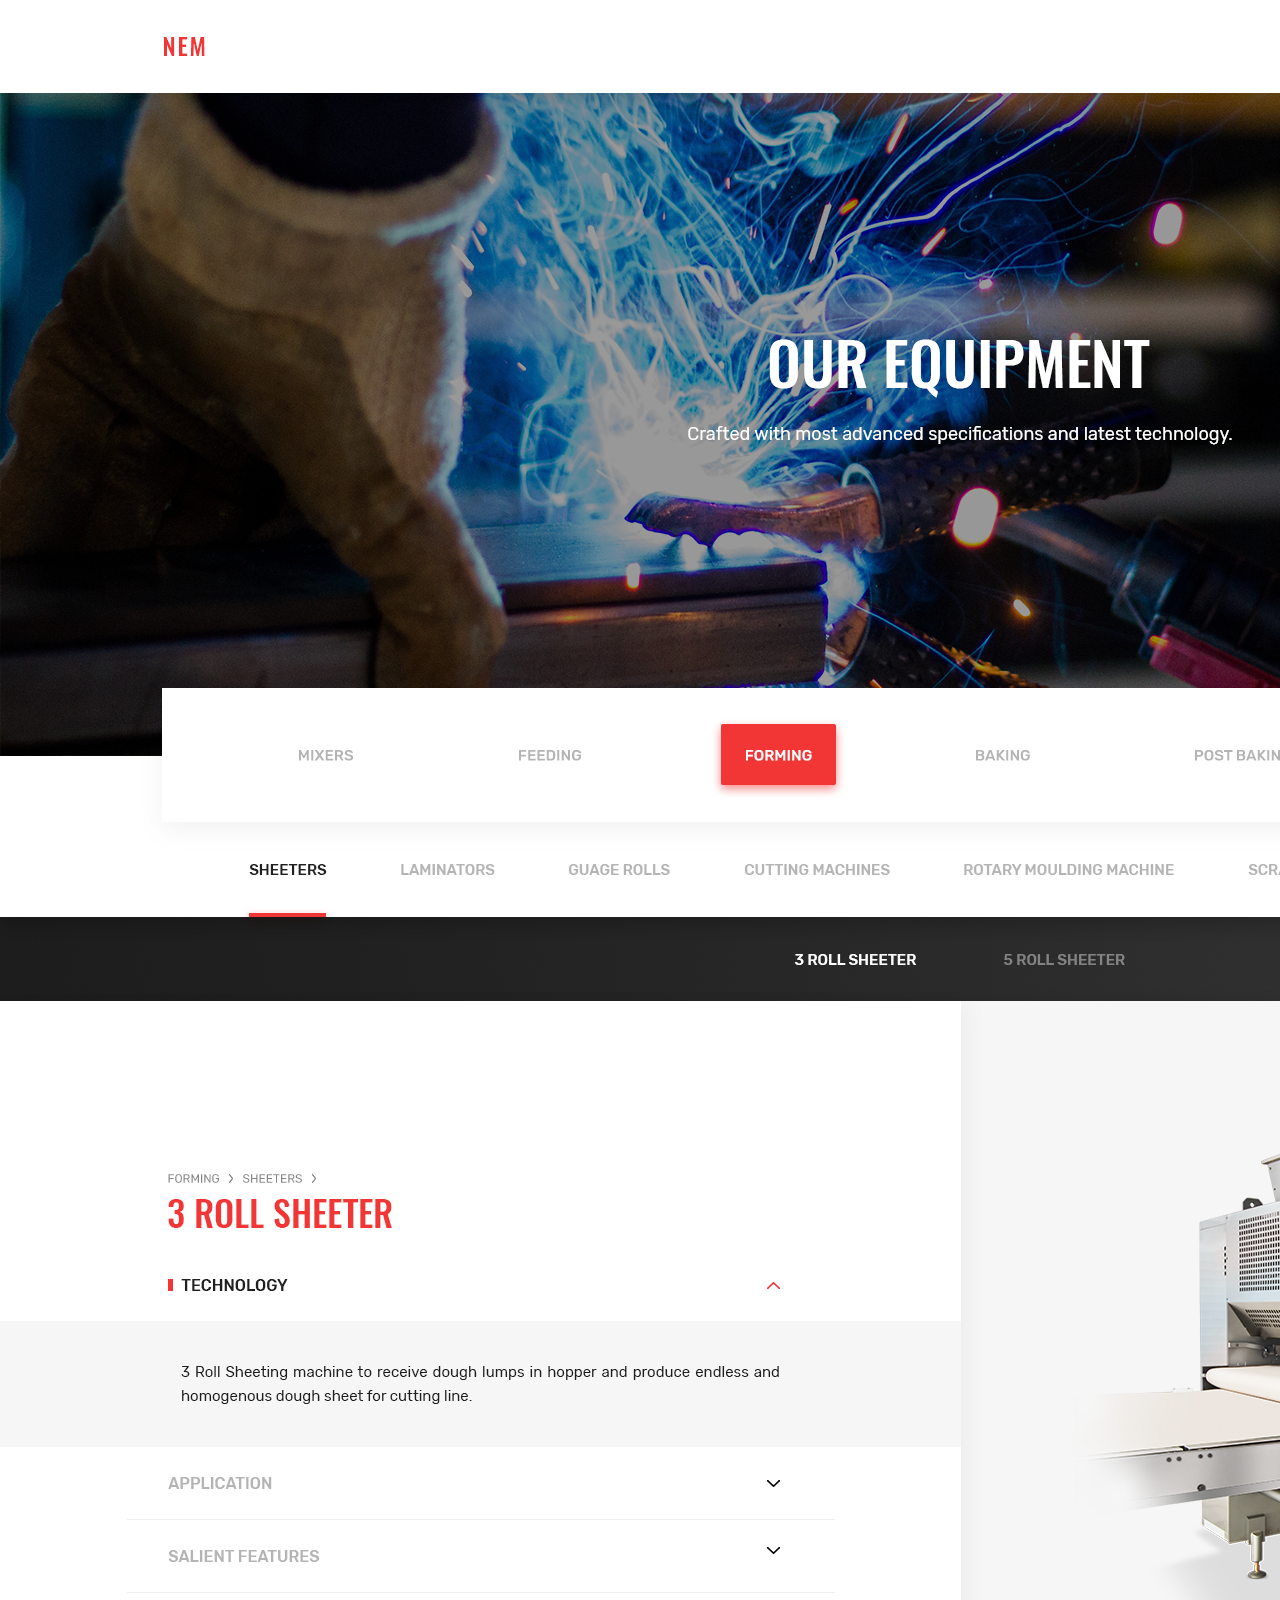
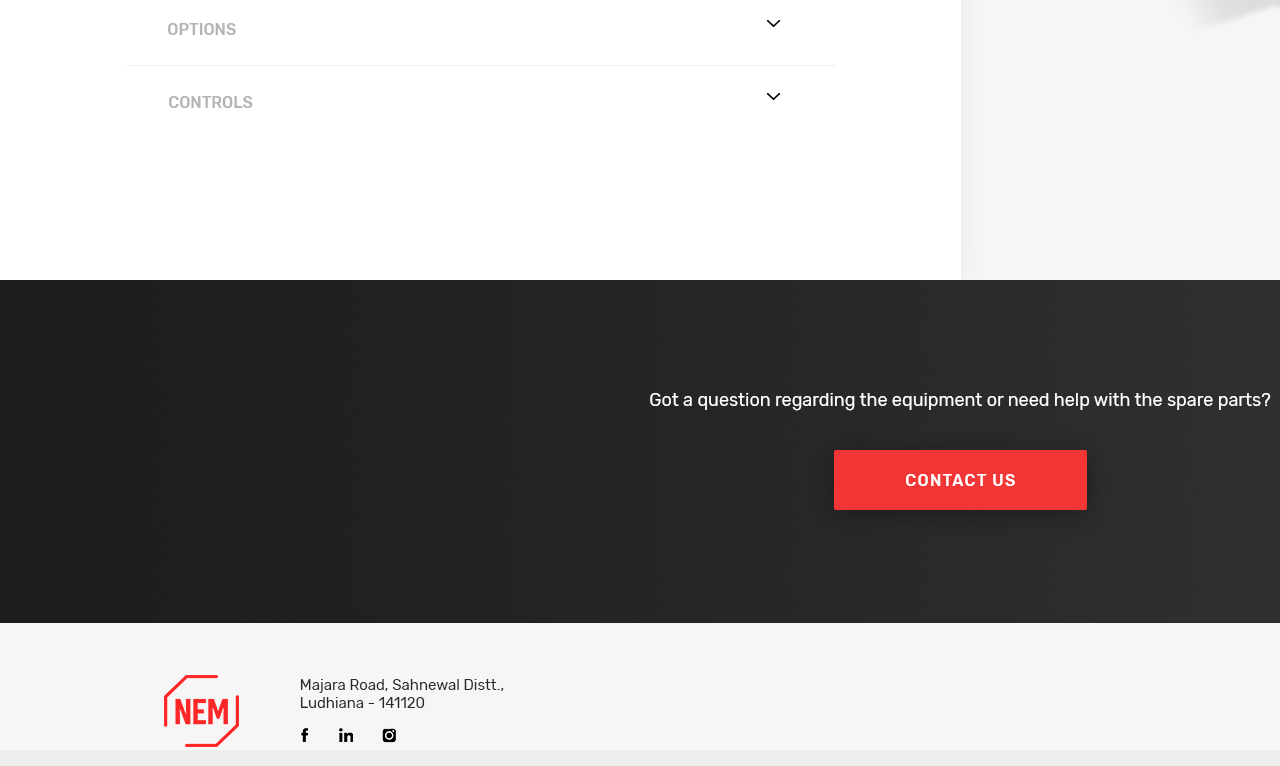
<file: 0003.html>
<<<<<<< HEAD
<!DOCTYPE html>
<html>
<head>
<meta charset="utf-8">
<title>qd</title>
<meta name="apple-mobile-web-app-title" content="qd">
<meta name="generator" content="In5 v3.0.12">
<meta http-equiv="X-UA-Compatible" content="IE=edge,chrome=1">
<meta name="viewport" content="width=1920.00,minimum-scale=.2">
<script type="text/javascript" src="assets/js/jquery.min.js"></script>
<script type="text/javascript">window.jQuery || document.write('<script src="assets/js/jquery.min.js"><\/script>')</script>
<script type="text/javascript" src="assets/js/vmouse.min.js"></script>
<script src="assets/js/mediaelement-and-player.min.js"></script>
<link rel="stylesheet" href="assets/css/mediaelementplayer.min.css" media="all"/>
<script type="text/javascript" src="assets/js/in5.config.js"></script>
<link rel="stylesheet" href="assets/css/pages.css" media="all">
</head>
<body>
<!--[if lt IE 8]>
<p class="chromeframe">You are using an <strong>outdated</strong> browser. Please <a href="http://browsehappy.com/">upgrade your browser</a> or <a href="http://www.google.com/chromeframe/?redirect=true">activate Google Chrome Frame</a> to improve your experience.</p>
<![endif]-->
<div id="loadIndicator"><img src="assets/images/loading.gif" alt="loading..."/><span>&nbsp;</span></div>
<div id="container">
<div class="page" data-name="3" style="height:2350px;"><img src="assets/images/item_352.png" class="pageItem" alt="Rectangle"/><button class="pageItem" id="item499" data-id="499" onclick="nav.to(1);" alt="Button 15" name="Button 15">&nbsp;</button><button class="pageItem" id="item503" data-id="503" onclick="nav.to(2);" alt="Button 16" name="Button 16">&nbsp;</button><button class="pageItem" id="item508" data-id="508" onclick="nav.to(4);" alt="Button 17" name="Button 17">&nbsp;</button><button class="pageItem" id="item512" data-id="512" onclick="nav.to(5);" alt="Button 18" name="Button 18">&nbsp;</button><button class="pageItem" id="item517" data-id="517" onclick="nav.to(5);" alt="Button 19" name="Button 19">&nbsp;</button>
  
</div>
<nav>
<button id="nextBtn" name="nextBtn">&nbsp;</button>
<button id="backBtn" name="backBtn">&nbsp;</button>
</nav>
<div id="prefooter" style="float:left;height:1px;">&nbsp;</div>
</div>
</body>
=======
<!DOCTYPE html>
<html>
<head>
<meta charset="utf-8">
<title>qd</title>
<meta name="apple-mobile-web-app-title" content="qd">
<meta name="generator" content="In5 v3.0.12">
<meta http-equiv="X-UA-Compatible" content="IE=edge,chrome=1">
<meta name="viewport" content="width=1920.00,minimum-scale=.2">
<script type="text/javascript" src="assets/js/jquery.min.js"></script>
<script type="text/javascript">window.jQuery || document.write('<script src="assets/js/jquery.min.js"><\/script>')</script>
<script type="text/javascript" src="assets/js/vmouse.min.js"></script>
<script src="assets/js/mediaelement-and-player.min.js"></script>
<link rel="stylesheet" href="assets/css/mediaelementplayer.min.css" media="all"/>
<script type="text/javascript" src="assets/js/in5.config.js"></script>
<link rel="stylesheet" href="assets/css/pages.css" media="all">
</head>
<body>
<!--[if lt IE 8]>
<p class="chromeframe">You are using an <strong>outdated</strong> browser. Please <a href="http://browsehappy.com/">upgrade your browser</a> or <a href="http://www.google.com/chromeframe/?redirect=true">activate Google Chrome Frame</a> to improve your experience.</p>
<![endif]-->
<div id="loadIndicator"><img src="assets/images/loading.gif" alt="loading..."/><span>&nbsp;</span></div>
<div id="container">
<div class="page" data-name="3" style="height:2350px;"><img src="assets/images/item_352.png" class="pageItem" alt="Rectangle"/><button class="pageItem" id="item499" data-id="499" onclick="nav.to(1);" alt="Button 15" name="Button 15">&nbsp;</button><button class="pageItem" id="item503" data-id="503" onclick="nav.to(2);" alt="Button 16" name="Button 16">&nbsp;</button><button class="pageItem" id="item508" data-id="508" onclick="nav.to(4);" alt="Button 17" name="Button 17">&nbsp;</button><button class="pageItem" id="item512" data-id="512" onclick="nav.to(5);" alt="Button 18" name="Button 18">&nbsp;</button><button class="pageItem" id="item517" data-id="517" onclick="nav.to(5);" alt="Button 19" name="Button 19">&nbsp;</button>
  
</div>
<nav>
<button id="nextBtn" name="nextBtn">&nbsp;</button>
<button id="backBtn" name="backBtn">&nbsp;</button>
</nav>
<div id="prefooter" style="float:left;height:1px;">&nbsp;</div>
</div>
</body>
>>>>>>> 3b4767f2a3f1fc8664999aeb9a6ba36af196b7d5
</html>
</file>
<file: assets/css/mediaelementplayer.min.css>
.mejs-offscreen{position:absolute!important;top:-10000px;left:-10000px;overflow:hidden;width:1px;height:1px}.mejs-container{position:relative;background:#000;font-family:Helvetica,Arial;text-align:left;vertical-align:top;text-indent:0}.mejs-container:focus{outline:0}.me-plugin{position:absolute}.mejs-embed,.mejs-embed body{width:100%;height:100%;margin:0;padding:0;background:#000;overflow:hidden}.mejs-fullscreen{overflow:hidden!important}.mejs-container-fullscreen{position:fixed;left:0;top:0;right:0;bottom:0;overflow:hidden;z-index:1000}.mejs-container-fullscreen .mejs-mediaelement,.mejs-container-fullscreen video{width:100%;height:100%}.mejs-clear{clear:both}.mejs-background{position:absolute;top:0;left:0}.mejs-mediaelement{position:absolute;top:0;left:0;width:100%;height:100%}.mejs-poster{position:absolute;top:0;left:0;background-size:contain;background-position:50% 50%;background-repeat:no-repeat}:root .mejs-poster img{display:none}.mejs-poster img{border:0;padding:0;border:0}.mejs-overlay{position:absolute;top:0;left:0}.mejs-overlay-play{cursor:pointer}.mejs-overlay-button{position:absolute;top:50%;left:50%;width:100px;height:100px;margin:-50px 0 0 -50px;background:url(../images/bigplay.png) no-repeat}.no-svg .mejs-overlay-button{background-image:url(../images/bigplay.png)}.mejs-overlay:hover .mejs-overlay-button{background-position:0 -100px}.mejs-overlay-loading{position:absolute;top:50%;left:50%;width:80px;height:80px;margin:-40px 0 0 -40px;background:#333;background:url(../images/background.png);background:rgba(0,0,0,.9);background:-webkit-gradient(linear,0 0,0 100%,from(rgba(50,50,50,.9)),to(rgba(0,0,0,.9)));background:-webkit-linear-gradient(top,rgba(50,50,50,.9),rgba(0,0,0,.9));background:-moz-linear-gradient(top,rgba(50,50,50,.9),rgba(0,0,0,.9));background:-o-linear-gradient(top,rgba(50,50,50,.9),rgba(0,0,0,.9));background:-ms-linear-gradient(top,rgba(50,50,50,.9),rgba(0,0,0,.9));background:linear-gradient(rgba(50,50,50,.9),rgba(0,0,0,.9))}.mejs-overlay-loading span{display:block;width:80px;height:80px;background:transparent url(../images/loading.gif) 50% 50% no-repeat}.mejs-container .mejs-controls{position:absolute;list-style-type:none;margin:0;padding:0;bottom:0;left:0;background:url(../images/background.png);background:rgba(0,0,0,.7);background:-webkit-gradient(linear,0 0,0 100%,from(rgba(50,50,50,.7)),to(rgba(0,0,0,.7)));background:-webkit-linear-gradient(top,rgba(50,50,50,.7),rgba(0,0,0,.7));background:-moz-linear-gradient(top,rgba(50,50,50,.7),rgba(0,0,0,.7));background:-o-linear-gradient(top,rgba(50,50,50,.7),rgba(0,0,0,.7));background:-ms-linear-gradient(top,rgba(50,50,50,.7),rgba(0,0,0,.7));background:linear-gradient(rgba(50,50,50,.7),rgba(0,0,0,.7));height:30px;width:100%}.mejs-container .mejs-controls div{list-style-type:none;background-image:none;display:block;float:left;margin:0;padding:0;width:26px;height:26px;font-size:11px;line-height:11px;font-family:Helvetica,Arial;border:0}.mejs-controls .mejs-button button{cursor:pointer;display:block;font-size:0;line-height:0;text-decoration:none;margin:7px 5px;padding:0;position:absolute;height:16px;width:16px;border:0;background:transparent url(../images/controls.png) no-repeat}.no-svg .mejs-controls .mejs-button button{background-image:url(../images/controls.png)}.mejs-controls .mejs-button button:focus{outline:dotted 1px #999}.mejs-container .mejs-controls .mejs-time{color:#fff;display:block;height:17px;width:auto;padding:10px 3px 0;overflow:hidden;text-align:center;-moz-box-sizing:content-box;-webkit-box-sizing:content-box;box-sizing:content-box}.mejs-container .mejs-controls .mejs-time a{color:#fff;font-size:11px;line-height:12px;display:block;float:left;margin:1px 2px 0 0;width:auto}.mejs-controls .mejs-play button{background-position:0 0}.mejs-controls .mejs-pause button{background-position:0 -16px}.mejs-controls .mejs-stop button{background-position:-112px 0}.mejs-controls div.mejs-time-rail{direction:ltr;width:200px;padding-top:5px}.mejs-controls .mejs-time-rail span,.mejs-controls .mejs-time-rail a{display:block;position:absolute;width:180px;height:10px;-webkit-border-radius:2px;-moz-border-radius:2px;border-radius:2px;cursor:pointer}.mejs-controls .mejs-time-rail .mejs-time-total{margin:5px;background:#333;background:rgba(50,50,50,.8);background:-webkit-gradient(linear,0 0,0 100%,from(rgba(30,30,30,.8)),to(rgba(60,60,60,.8)));background:-webkit-linear-gradient(top,rgba(30,30,30,.8),rgba(60,60,60,.8));background:-moz-linear-gradient(top,rgba(30,30,30,.8),rgba(60,60,60,.8));background:-o-linear-gradient(top,rgba(30,30,30,.8),rgba(60,60,60,.8));background:-ms-linear-gradient(top,rgba(30,30,30,.8),rgba(60,60,60,.8));background:linear-gradient(rgba(30,30,30,.8),rgba(60,60,60,.8))}.mejs-controls .mejs-time-rail .mejs-time-buffering{width:100%;background-image:-o-linear-gradient(-45deg,rgba(255,255,255,.15) 25%,transparent 25%,transparent 50%,rgba(255,255,255,.15) 50%,rgba(255,255,255,.15) 75%,transparent 75%,transparent);background-image:-webkit-gradient(linear,0 100%,100% 0,color-stop(0.25,rgba(255,255,255,.15)),color-stop(0.25,transparent),color-stop(0.5,transparent),color-stop(0.5,rgba(255,255,255,.15)),color-stop(0.75,rgba(255,255,255,.15)),color-stop(0.75,transparent),to(transparent));background-image:-webkit-linear-gradient(-45deg,rgba(255,255,255,.15) 25%,transparent 25%,transparent 50%,rgba(255,255,255,.15) 50%,rgba(255,255,255,.15) 75%,transparent 75%,transparent);background-image:-moz-linear-gradient(-45deg,rgba(255,255,255,.15) 25%,transparent 25%,transparent 50%,rgba(255,255,255,.15) 50%,rgba(255,255,255,.15) 75%,transparent 75%,transparent);background-image:-ms-linear-gradient(-45deg,rgba(255,255,255,.15) 25%,transparent 25%,transparent 50%,rgba(255,255,255,.15) 50%,rgba(255,255,255,.15) 75%,transparent 75%,transparent);background-image:linear-gradient(-45deg,rgba(255,255,255,.15) 25%,transparent 25%,transparent 50%,rgba(255,255,255,.15) 50%,rgba(255,255,255,.15) 75%,transparent 75%,transparent);-webkit-background-size:15px 15px;-moz-background-size:15px 15px;-o-background-size:15px 15px;background-size:15px 15px;-webkit-animation:buffering-stripes 2s linear infinite;-moz-animation:buffering-stripes 2s linear infinite;-ms-animation:buffering-stripes 2s linear infinite;-o-animation:buffering-stripes 2s linear infinite;animation:buffering-stripes 2s linear infinite}@-webkit-keyframes buffering-stripes{from{background-position:0 0}to{background-position:30px 0}}@-moz-keyframes buffering-stripes{from{background-position:0 0}to{background-position:30px 0}}@-ms-keyframes buffering-stripes{from{background-position:0 0}to{background-position:30px 0}}@-o-keyframes buffering-stripes{from{background-position:0 0}to{background-position:30px 0}}@keyframes buffering-stripes{from{background-position:0 0}to{background-position:30px 0}}.mejs-controls .mejs-time-rail .mejs-time-loaded{background:#3caac8;background:rgba(60,170,200,.8);background:-webkit-gradient(linear,0 0,0 100%,from(rgba(44,124,145,.8)),to(rgba(78,183,212,.8)));background:-webkit-linear-gradient(top,rgba(44,124,145,.8),rgba(78,183,212,.8));background:-moz-linear-gradient(top,rgba(44,124,145,.8),rgba(78,183,212,.8));background:-o-linear-gradient(top,rgba(44,124,145,.8),rgba(78,183,212,.8));background:-ms-linear-gradient(top,rgba(44,124,145,.8),rgba(78,183,212,.8));background:linear-gradient(rgba(44,124,145,.8),rgba(78,183,212,.8));width:0}.mejs-controls .mejs-time-rail .mejs-time-current{background:#fff;background:rgba(255,255,255,.8);background:-webkit-gradient(linear,0 0,0 100%,from(rgba(255,255,255,.9)),to(rgba(200,200,200,.8)));background:-webkit-linear-gradient(top,rgba(255,255,255,.9),rgba(200,200,200,.8));background:-moz-linear-gradient(top,rgba(255,255,255,.9),rgba(200,200,200,.8));background:-o-linear-gradient(top,rgba(255,255,255,.9),rgba(200,200,200,.8));background:-ms-linear-gradient(top,rgba(255,255,255,.9),rgba(200,200,200,.8));background:linear-gradient(rgba(255,255,255,.9),rgba(200,200,200,.8));width:0}.mejs-controls .mejs-time-rail .mejs-time-handle{display:none;position:absolute;margin:0;width:10px;background:#fff;-webkit-border-radius:5px;-moz-border-radius:5px;border-radius:5px;cursor:pointer;border:solid 2px #333;top:-2px;text-align:center}.mejs-controls .mejs-time-rail .mejs-time-float{position:absolute;display:none;background:#eee;width:36px;height:17px;border:solid 1px #333;top:-26px;margin-left:-18px;text-align:center;color:#111}.mejs-controls .mejs-time-rail .mejs-time-float-current{margin:2px;width:30px;display:block;text-align:center;left:0}.mejs-controls .mejs-time-rail .mejs-time-float-corner{position:absolute;display:block;width:0;height:0;line-height:0;border:solid 5px #eee;border-color:#eee transparent transparent;-webkit-border-radius:0;-moz-border-radius:0;border-radius:0;top:15px;left:13px}.mejs-long-video .mejs-controls .mejs-time-rail .mejs-time-float{width:48px}.mejs-long-video .mejs-controls .mejs-time-rail .mejs-time-float-current{width:44px}.mejs-long-video .mejs-controls .mejs-time-rail .mejs-time-float-corner{left:18px}.mejs-controls .mejs-fullscreen-button button{background-position:-32px 0}.mejs-controls .mejs-unfullscreen button{background-position:-32px -16px}.mejs-controls .mejs-volume-button{}.mejs-controls .mejs-mute button{background-position:-16px -16px}.mejs-controls .mejs-unmute button{background-position:-16px 0}.mejs-controls .mejs-volume-button{position:relative}.mejs-controls .mejs-volume-button .mejs-volume-slider{display:none;height:115px;width:25px;background:url(../images/background.png);background:rgba(50,50,50,.7);-webkit-border-radius:0;-moz-border-radius:0;border-radius:0;top:-115px;left:0;z-index:1;position:absolute;margin:0}.mejs-controls .mejs-volume-button:hover{-webkit-border-radius:0 0 4px 4px;-moz-border-radius:0 0 4px 4px;border-radius:0 0 4px 4px}.mejs-controls .mejs-volume-button .mejs-volume-slider .mejs-volume-total{position:absolute;left:11px;top:8px;width:2px;height:100px;background:#ddd;background:rgba(255,255,255,.5);margin:0}.mejs-controls .mejs-volume-button .mejs-volume-slider .mejs-volume-current{position:absolute;left:11px;top:8px;width:2px;height:100px;background:#ddd;background:rgba(255,255,255,.9);margin:0}.mejs-controls .mejs-volume-button .mejs-volume-slider .mejs-volume-handle{position:absolute;left:4px;top:-3px;width:16px;height:6px;background:#ddd;background:rgba(255,255,255,.9);cursor:N-resize;-webkit-border-radius:1px;-moz-border-radius:1px;border-radius:1px;margin:0}.mejs-controls a.mejs-horizontal-volume-slider{height:26px;width:56px;position:relative;display:block;float:left;vertical-align:middle}.mejs-controls .mejs-horizontal-volume-slider .mejs-horizontal-volume-total{position:absolute;left:0;top:11px;width:50px;height:8px;margin:0;padding:0;font-size:1px;-webkit-border-radius:2px;-moz-border-radius:2px;border-radius:2px;background:#333;background:rgba(50,50,50,.8);background:-webkit-gradient(linear,0 0,0 100%,from(rgba(30,30,30,.8)),to(rgba(60,60,60,.8)));background:-webkit-linear-gradient(top,rgba(30,30,30,.8),rgba(60,60,60,.8));background:-moz-linear-gradient(top,rgba(30,30,30,.8),rgba(60,60,60,.8));background:-o-linear-gradient(top,rgba(30,30,30,.8),rgba(60,60,60,.8));background:-ms-linear-gradient(top,rgba(30,30,30,.8),rgba(60,60,60,.8));background:linear-gradient(rgba(30,30,30,.8),rgba(60,60,60,.8))}.mejs-controls .mejs-horizontal-volume-slider .mejs-horizontal-volume-current{position:absolute;left:0;top:11px;width:50px;height:8px;margin:0;padding:0;font-size:1px;-webkit-border-radius:2px;-moz-border-radius:2px;border-radius:2px;background:#fff;background:rgba(255,255,255,.8);background:-webkit-gradient(linear,0 0,0 100%,from(rgba(255,255,255,.9)),to(rgba(200,200,200,.8)));background:-webkit-linear-gradient(top,rgba(255,255,255,.9),rgba(200,200,200,.8));background:-moz-linear-gradient(top,rgba(255,255,255,.9),rgba(200,200,200,.8));background:-o-linear-gradient(top,rgba(255,255,255,.9),rgba(200,200,200,.8));background:-ms-linear-gradient(top,rgba(255,255,255,.9),rgba(200,200,200,.8));background:linear-gradient(rgba(255,255,255,.9),rgba(200,200,200,.8))}.mejs-controls .mejs-horizontal-volume-slider .mejs-horizontal-volume-handle{display:none}.mejs-controls .mejs-captions-button{position:relative}.mejs-controls .mejs-captions-button button{background-position:-48px 0}.mejs-controls .mejs-captions-button .mejs-captions-selector{visibility:hidden;position:absolute;bottom:26px;right:-51px;width:85px;height:100px;background:url(../images/background.png);background:rgba(50,50,50,.7);border:solid 1px transparent;padding:10px 10px 0;overflow:hidden;-webkit-border-radius:0;-moz-border-radius:0;border-radius:0}.mejs-controls .mejs-captions-button .mejs-captions-selector ul{margin:0;padding:0;display:block;list-style-type:none!important;overflow:hidden}.mejs-controls .mejs-captions-button .mejs-captions-selector ul li{margin:0 0 6px;padding:0;list-style-type:none!important;display:block;color:#fff;overflow:hidden}.mejs-controls .mejs-captions-button .mejs-captions-selector ul li input{clear:both;float:left;margin:3px 3px 0 5px}.mejs-controls .mejs-captions-button .mejs-captions-selector ul li label{width:55px;float:left;padding:4px 0 0;line-height:15px;font-family:helvetica,arial;font-size:10px}.mejs-controls .mejs-captions-button .mejs-captions-translations{font-size:10px;margin:0 0 5px}.mejs-chapters{position:absolute;top:0;left:0;-xborder-right:solid 1px #fff;width:10000px;z-index:1}.mejs-chapters .mejs-chapter{position:absolute;float:left;background:#222;background:rgba(0,0,0,.7);background:-webkit-gradient(linear,0 0,0 100%,from(rgba(50,50,50,.7)),to(rgba(0,0,0,.7)));background:-webkit-linear-gradient(top,rgba(50,50,50,.7),rgba(0,0,0,.7));background:-moz-linear-gradient(top,rgba(50,50,50,.7),rgba(0,0,0,.7));background:-o-linear-gradient(top,rgba(50,50,50,.7),rgba(0,0,0,.7));background:-ms-linear-gradient(top,rgba(50,50,50,.7),rgba(0,0,0,.7));background:linear-gradient(rgba(50,50,50,.7),rgba(0,0,0,.7));filter:progid:DXImageTransform.Microsoft.Gradient(GradientType=0, startColorstr=#323232, endColorstr=#000000);overflow:hidden;border:0}.mejs-chapters .mejs-chapter .mejs-chapter-block{font-size:11px;color:#fff;padding:5px;display:block;border-right:solid 1px #333;border-bottom:solid 1px #333;cursor:pointer}.mejs-chapters .mejs-chapter .mejs-chapter-block-last{border-right:0}.mejs-chapters .mejs-chapter .mejs-chapter-block:hover{background:#666;background:rgba(102,102,102,.7);background:-webkit-gradient(linear,0 0,0 100%,from(rgba(102,102,102,.7)),to(rgba(50,50,50,.6)));background:-webkit-linear-gradient(top,rgba(102,102,102,.7),rgba(50,50,50,.6));background:-moz-linear-gradient(top,rgba(102,102,102,.7),rgba(50,50,50,.6));background:-o-linear-gradient(top,rgba(102,102,102,.7),rgba(50,50,50,.6));background:-ms-linear-gradient(top,rgba(102,102,102,.7),rgba(50,50,50,.6));background:linear-gradient(rgba(102,102,102,.7),rgba(50,50,50,.6));filter:progid:DXImageTransform.Microsoft.Gradient(GradientType=0, startColorstr=#666666, endColorstr=#323232)}.mejs-chapters .mejs-chapter .mejs-chapter-block .ch-title{font-size:12px;font-weight:700;display:block;white-space:nowrap;text-overflow:ellipsis;margin:0 0 3px;line-height:12px}.mejs-chapters .mejs-chapter .mejs-chapter-block .ch-timespan{font-size:12px;line-height:12px;margin:3px 0 4px;display:block;white-space:nowrap;text-overflow:ellipsis}.mejs-captions-layer{position:absolute;bottom:0;left:0;text-align:center;line-height:20px;font-size:16px;color:#fff}.mejs-captions-layer a{color:#fff;text-decoration:underline}.mejs-captions-layer[lang=ar]{font-size:20px;font-weight:400}.mejs-captions-position{position:absolute;width:100%;bottom:15px;left:0}.mejs-captions-position-hover{bottom:35px}.mejs-captions-text{padding:3px 5px;background:url(../images/background.png);background:rgba(20,20,20,.5);white-space:pre-wrap}.me-cannotplay{}.me-cannotplay a{color:#fff;font-weight:700}.me-cannotplay span{padding:15px;display:block}.mejs-controls .mejs-loop-off button{background-position:-64px -16px}.mejs-controls .mejs-loop-on button{background-position:-64px 0}.mejs-controls .mejs-backlight-off button{background-position:-80px -16px}.mejs-controls .mejs-backlight-on button{background-position:-80px 0}.mejs-controls .mejs-picturecontrols-button{background-position:-96px 0}.mejs-contextmenu{position:absolute;width:150px;padding:10px;border-radius:4px;top:0;left:0;background:#fff;border:solid 1px #999;z-index:1001}.mejs-contextmenu .mejs-contextmenu-separator{height:1px;font-size:0;margin:5px 6px;background:#333}.mejs-contextmenu .mejs-contextmenu-item{font-family:Helvetica,Arial;font-size:12px;padding:4px 6px;cursor:pointer;color:#333}.mejs-contextmenu .mejs-contextmenu-item:hover{background:#2C7C91;color:#fff}.mejs-controls .mejs-sourcechooser-button{position:relative}.mejs-controls .mejs-sourcechooser-button button{background-position:-128px 0}.mejs-controls .mejs-sourcechooser-button .mejs-sourcechooser-selector{visibility:hidden;position:absolute;bottom:26px;right:-10px;width:130px;height:100px;background:url(../images/background.png);background:rgba(50,50,50,.7);border:solid 1px transparent;padding:10px;overflow:hidden;-webkit-border-radius:0;-moz-border-radius:0;border-radius:0}.mejs-controls .mejs-sourcechooser-button .mejs-sourcechooser-selector ul{margin:0;padding:0;display:block;list-style-type:none!important;overflow:hidden}.mejs-controls .mejs-sourcechooser-button .mejs-sourcechooser-selector ul li{margin:0 0 6px;padding:0;list-style-type:none!important;display:block;color:#fff;overflow:hidden}.mejs-controls .mejs-sourcechooser-button .mejs-sourcechooser-selector ul li input{clear:both;float:left;margin:3px 3px 0 5px}.mejs-controls .mejs-sourcechooser-button .mejs-sourcechooser-selector ul li label{width:100px;float:left;padding:4px 0 0;line-height:15px;font-family:helvetica,arial;font-size:10px}.mejs-postroll-layer{position:absolute;bottom:0;left:0;width:100%;height:100%;background:url(../images/background.png);background:rgba(50,50,50,.7);z-index:1000;overflow:hidden}.mejs-postroll-layer-content{width:100%;height:100%}.mejs-postroll-close{position:absolute;right:0;top:0;background:url(../images/background.png);background:rgba(50,50,50,.7);color:#fff;padding:4px;z-index:100;cursor:pointer}div.mejs-speed-button{width:46px!important;position:relative}.mejs-controls .mejs-button.mejs-speed-button button{background:transparent;width:36px;font-size:11px;line-height:normal;color:#fff}.mejs-controls .mejs-speed-button .mejs-speed-selector{display:none;position:absolute;top:-100px;left:-10px;width:60px;height:100px;background:url(../images/background.png);background:rgba(50,50,50,.7);border:solid 1px transparent;padding:0;overflow:hidden;-webkit-border-radius:0;-moz-border-radius:0;border-radius:0}.mejs-controls .mejs-speed-button:hover>.mejs-speed-selector{display:block}.mejs-controls .mejs-speed-button .mejs-speed-selector ul li label.mejs-speed-selected{color:rgba(33,248,248,1)}.mejs-controls .mejs-speed-button .mejs-speed-selector ul{margin:0;padding:0;display:block;list-style-type:none!important;overflow:hidden}.mejs-controls .mejs-speed-button .mejs-speed-selector ul li{margin:0 0 6px;padding:0 10px;list-style-type:none!important;display:block;color:#fff;overflow:hidden}.mejs-controls .mejs-speed-button .mejs-speed-selector ul li input{clear:both;float:left;margin:3px 3px 0 5px;display:none}.mejs-controls .mejs-speed-button .mejs-speed-selector ul li label{width:60px;float:left;padding:4px 0 0;line-height:15px;font-family:helvetica,arial;font-size:11.5px;color:#fff;margin-left:5px;cursor:pointer}.mejs-controls .mejs-speed-button .mejs-speed-selector ul li:hover{background-color:#c8c8c8!important;background-color:rgba(255,255,255,.4)!important}.mejs-controls .mejs-button.mejs-jump-forward-button{background:transparent url(../images/jumpforward.png) no-repeat;background-position:3px 3px}.mejs-controls .mejs-button.mejs-jump-forward-button button{background:transparent;font-size:9px;line-height:normal;color:#fff}.mejs-controls .mejs-button.mejs-skip-back-button{background:transparent url(../images/skipback.png) no-repeat;background-position:3px 3px}.mejs-controls .mejs-button.mejs-skip-back-button button{background:transparent;font-size:9px;line-height:normal;color:#fff}
</file>
<file: assets/css/pages.css>
/* 	Begin Modified Meyer Reset */
html, body, div, span, applet, object, iframe, h1, h2, h3, h4, h5, h6, p, blockquote, pre,
a, abbr, acronym, address, big, cite, code, del, dfn, em, img, ins, kbd, q, s, samp,
small, strike, strong, sub, sup, tt, var, b, u, i, center, dl, dt, dd, ol, ul, li,
fieldset, form, label, legend, table, caption, tbody, tfoot, thead, tr, th, td,
article, aside, canvas, details, embed, figure, figcaption, footer, header, hgroup, 
menu, nav, output, ruby, section, summary, time, mark, audio, video {
	margin:0; padding:0; border:0; font-size:100%; font:inherit; vertical-align:baseline;
}
/* HTML5 reset for older browsers */
article, aside, details, figcaption, figure, 
footer, header, hgroup, menu, nav, section {
	display:block;
}
body { line-height:1; letter-spacing:-0.25px; }
table { border-collapse:collapse; border-spacing:0; }
th { font-weight:normal; text-align:left; }
ul { list-style-type:disc; }
.page ol, .page ul { list-style-position:inside; }
.page ol > li, .page  ul > li { text-indent:-1em; padding-left:1em; }
.page .singleline li, .page .singleline li { text-indent:inherit; padding:0; }
.page ol > li > *, .page ul > li > * { text-indent:initial; padding-left:initial; }
button { background:transparent;border:none; }
/*General styles*/

html, body, #container { height:100%; }
button { border:none;}
#container { height:100%; min-height:100%;}
b { font-weight:bold; }
i { font-style:italic; }
a { color:inherit; text-decoration:inherit; }
input,select,textarea { font-size:inherit; }
p:first-child { margin-top:inherit !important; }
*{ outline:none; animation-fill-mode:both !important; -webkit-animation-fill-mode:both !important; }
[onclick], [onrollover], button { cursor:pointer; pointer-events:auto; }

#in5footer,#demoNote,#loadIndicator{
	min-width:100%;
	color:#fff;
	background:#666;
	font-family:"Trebuchet MS", "Lucida Grande", Helvetica, sans-serif;
	text-align:center;
	font-size:15px;
	box-sizing:border-box; 
	-moz-box-sizing:border-box;
}

#loadIndicator{
	width:100%;
	top:0; left:0; margin:auto;
	padding:6px;
    position:fixed;
    box-shadow:0 2px 4px rgba(0, 0, 0, 0.3);
    transition:all 1s ease-in .5s;
    opacity:1;
    z-index:99;
}
body.loaded #loadIndicator {
	opacity:0;
	transform:translateY(-36px);
	-webkit-transform:translateY(-36px);
	display:none\9;/*old IE*/
}
#loadIndicator img {
	vertical-align:text-bottom;
    width:18px;
}
#loadIndicator span:after { content:' Loading Content...'; }
html.local #loadIndicator, html.dps #loadIndicator, html.baker #loadIndicator { display:none; }

#in5footer{
	height:26px;
	line-height:26px;
	clear:both;
	position:relative;
	margin-top:-26px;
}

#demoNote {
    right:0; bottom:0; margin:auto;
    height:96px !important;
    padding:36px 10px;
}

#in5footer a, #demoNote a {
	text-decoration:none;
	color:#99ccff;
}
svg-img{display:block;position:absolute;}
.win-safari svg-img{width:100%;}
svg-img{width:100%\9;}
@media all and (-ms-high-contrast:none){ *::-ms-backdrop,.svg-img{width:100%;} }
.pageItem, svg { position:absolute; }
svg { overflow:visible; }
.pageItem, .pageItemIFrame {
	display:block;
	top:0;
	left:0;
	width:auto !important;
	height:auto !important;
	box-sizing:border-box; 
	-moz-box-sizing:border-box;
	-webkit-tap-highlight-color:transparent;
	padding:0;
}
.pageItem p input, .pageItem p button {display:inline;}
.pageItem p .hidden {visibility:hidden; }

html.ios .iframe-container { overflow:auto; -webkit-overflow-scrolling:touch; }

.page {
	position:relative;
	float:left;
	height:100%;
	width:100%;
	overflow:hidden;
}

.pages {
	list-style:none outside none;
	padding:0;
	margin:0 auto ;
}	

#container > .page { /*center single page baker*/
    position:absolute;
    bottom:0;
    left:0; 
    right:0;
    top:0;
    margin:0 auto;
}

.textColumn { float:left; }
.singleline p { line-height:1em !important; position:absolute;width:100%;/*fix webkit display issue*/ }

/*.scroll, .scroll-vert, .scroll-horiz { -webkit-overflow-scrolling:touch; }*//*currently broken in iOS*/
.scroll { overflow:auto; }
.scroll-vert { overflow-y:auto; overflow-x:hidden; }
.scroll-horiz { overflow-x:auto; overflow-y:hidden; }
.scroll-vert::-webkit-scrollbar { -webkit-appearance:none; width:7px; } /*add back scrollbar for webkit*/
.scroll-vert::-webkit-scrollbar-thumb { border-radius:4px; background-color:rgba(0,0,0,.5); }
.hidescroll::-webkit-scrollbar { display:none; }
.hidescroll { -ms-overflow-style:none; overflow:-moz-scrollbars-none;/*old FF*/ }
.pulltab-left, .pulltab-left > * {
	-moz-transform:scaleX(-1);
    -webkit-transform:scaleX(-1);
    -o-transform:scaleX(-1);
    transform:scaleX(-1);
}
.pulltab-top, .pulltab-top > * {
	-moz-transform:scaleY(-1);
    -webkit-transform:scaleY(-1);
    -o-transform:scaleY(-1);
    transform:scaleY(-1);
}	

@media only screen and (max-device-width:1024px) {
	.anythingSlider {padding:0;}
}

object, embed, img, a { outline:0; }

.liquid svg {
    height:100%;
    width:100%;
}

.noPlugin {
	width:100%;
	height:100%;
	background:#ccc;
	border:1px solid #666;
	padding:6px;
}

.paper-vertical, .paper-horizontal { padding:0 8px; }
.paper-horizontal {
	position:absolute;
	top:50%;
	overflow:visible;
}

.paper-vertical .page, .paper-horizontal .page {
	border:1px solid #bbb;	
	margin:4px 4px 4px 0;
	-moz-box-shadow:0px 0px 0px #999;
	-webkit-box-shadow:0px 0px 5px #999;
	box-shadow:0px 0px 5px #999;
	-ms-filter:"progid:DXImageTransform.Microsoft.Shadow(Strength=3, Direction=135, Color='#999999')";/*IE8*/
}

/*video skins*/
.mejs-none .mejs-controls {display:none !important;}

.liquid .page, .page.liquid {
	position:absolute;
	width:100%;
	height:100%;
	overflow:hidden;
	display:none;
}

.page.liquid { /*for multi-file*/
    display:block;
}
.liquid .page.activePage {display:block; }
.liquid video {width:100%; height:100%; }

.page.ls { bottom:auto !important; }

#container > nav { display:none; }
#container > nav > button {
	display:block;
	position:absolute;
	top:50%;
	width:68px;
	height:68px;
	margin:-34px 0 0 0; /* half height of image */
	text-align:center;
	outline:0;
	background:url(../images/arrows-slider.png) no-repeat;
}	
#container > nav > button:hover { opacity:.7; }
#container > nav > #backBtn { left:0; background-position:left bottom; }
#container > nav > #nextBtn { right:0; background-position:right bottom; }

/* ColorBox Core Style:The following CSS is consistent between example themes and should not be altered. */
#colorbox, #cboxOverlay, #cboxWrapper{position:absolute; top:0; left:0; z-index:9999; overflow:hidden;}
#cboxOverlay{position:fixed; width:100%; height:100%;}
#cboxMiddleLeft, #cboxBottomLeft{clear:left;}
#cboxContent{position:relative;}
#cboxLoadedContent{overflow:auto; /*-webkit-overflow-scrolling:touch;*/}
#cboxTitle{margin:0;}
#cboxLoadingOverlay, #cboxLoadingGraphic{position:absolute; top:0; left:0; width:100%; height:100%;}
#cboxPrevious, #cboxNext, #cboxClose, #cboxSlideshow{cursor:pointer;}
.cboxPhoto{float:left; margin:auto; border:0; display:block; max-width:none;}
.cboxIframe{width:100%; height:100%; display:block; border:0;}
#colorbox, #cboxContent, #cboxLoadedContent{box-sizing:content-box;}

/* 	Colorbox User Style:
*/
#colorbox{
	border-radius:12px;
    box-shadow:0 0 10px 10px #CCCCCC;
}
    #colorbox, #cboxOverlay, #cboxContent, .cboxIframe, #cboxLoadedContent, #cboxLoadingOverlay { background:#fff; }
    #cboxContent{ overflow:hidden;}
    #cboxMiddleLeft, #cboxMiddleRight { width:8px; }
    #cboxTopCenter{ height:24px; } 
    #cboxBottomCenter { height:8px; }
	#cboxError{padding:50px;}
	#cboxLoadedContent{margin-top:28px;}
	#cboxTitle, #cboxCurrent { position:absolute; top:4px; left:0; color:#949494; }
	#cboxTitle{ text-align:center; width:100%; }
	#cboxSlideshow{position:absolute; bottom:4px; right:30px; color:#0092ef;}
	#cboxPrevious, #cboxNext { position:absolute; top:50%; margin-top:-32px; width:33px; height:65px; text-indent:-9999px;}
	#cboxPrevious{left:0px; background:url(../images/lb_controls.png) no-repeat top left; }
	#cboxNext{right:0px; background:url(../images/lb_controls.png) no-repeat top right; }
	#cboxLoadingGraphic{background:url(../images/loading.gif) no-repeat center center;}
	#cboxClose{position:absolute; top:2px; right:0px; display:block; background:url(../images/lb_controls.png) no-repeat top center; width:26px; height:24px; text-indent:-9999px;}
/*
  The following fixes a problem where IE7 and IE8 replace a PNG's alpha transparency with a black fill
  when an alpha filter (opacity change) is set on the element or ancestor element.  This style is not applied to or needed in IE9.
  See:http://jacklmoore.com/notes/ie-transparency-problems/
*/
.cboxIE #cboxTopLeft, .cboxIE #cboxTopCenter, .cboxIE #cboxTopRight, .cboxIE #cboxBottomLeft, .cboxIE #cboxBottomCenter,
.cboxIE #cboxBottomRight, .cboxIE #cboxMiddleLeft, .cboxIE #cboxMiddleRight {
    filter:progid:DXImageTransform.Microsoft.gradient(startColorstr=#00FFFFFF,endColorstr=#00FFFFFF);
}

.hidden { display:none; }
.mso, .group, .mso > .state { pointer-events:none; }
.mso > .state.active * { pointer-events:auto; }
[data-tapstart="1"], [data-useswipe="1"], .group > * { pointer-events:auto; }
.mso > .state { display:none; width:100% !important; height:inherit !important; position:absolute; z-index:-1; }
.liquid .mso > .state { height:100% !important; }
.mso > .state.active, .mso > .state.transition { display:block; z-index:0; }
.mso.slideshow.seq, .panzoom, .fauxgroup { overflow:hidden; }
.panzoom { cursor:move; cursor:-moz-grab; cursor:-webkit-grab; }

.align-vert { display:table; }
[class^="valign"] {
	position:relative;
	display:table-cell;
	vertical-align:middle;
}
.valign-bottom { vertical-align:bottom; }
[class^="valign"] > p { position:relative; }

.flex-image, .fill-image { background-repeat:no-repeat; }
.flex-image { background-size:contain; background-position:center; }
.fill-image { background-size:cover; }

/*tabs*/
p.tabs, p.tabs > a { 
	display:-webkit-box;
	display:-moz-box;
	display:-ms-flexbox;
	display:-webkit-flex;
	display:flex; 
}
p.tabs > a {
	width:100%;
	width:-moz-available;
	width:-webkit-fill-available;
}
p.tabs span.tabbed-right { 
	-ms-flex-grow:1; 
	-webkit-flex-grow:1; 
	flex-grow:1; 
	text-align:right; 
}
p.tabs span.tabbed-center { 
	-ms-flex-grow:50; 
	-webkit-flex-grow:50; 
	flex-grow:50; 
	text-align:center; 
}
span.tabbed-standard { text-indent:1.5ex;padding-left:1.5ex; }

/*anchor object styles*/
.ao-noTextWrap { position:absolute; }
.ao-alignLeft, .ao-leftFullWidth { float:left; position:relative; }
.ao-alignRight, .ao-rightFullWidth { float:right; transform-origin:90% 50%; -webkit-transform:90% 50%; /*fix for anchored animation*/ }
.ao-alignCenter {display:block; margin-left:auto; margin-right:auto;}
.ao-inlineTable { display:block; }
.ao-leftFullWidth { padding-right:100%; }
.ao-rightFullWidth { padding-left:100%; }
.anchorGroup { position:relative; };
div.ao-alignLeft:before, div.ao-leftFullWidth:before { content:''; float:left; display:none; }
div.ao-alignRight:before, div.ao-leftFullRight:before { content:''; float:right; display:none; }
.anchorGroup > .mso, .anchorGroup > .group { position:relative; }

ul.thumbs {
	padding:20px;
	white-space:nowrap;
    width:1px;
}

ul.thumbs li { /*Baker index thumbnails*/
    display:inline;
    list-style-type:none;
    margin:0 4px;
    outline:none;
    vertical-align:top;
}
ul.thumbs > li img { box-shadow:0 0 4px rgba(0, 0, 0, 0.5); }
.baker audio[controls] {min-width:400px;} /*fix progress bar*/

/*CSS Generated from InDesign Styles*/

body { background:#ededed; }
.page { width:1920.00px; height:1080.00px; background: #fff !important; }
.paper-vertical { width:1920.00px; height:100%; }
.paper-horizontal { width:10.00px; height:1080.00px; margin-top:-540.00px; }
@media all and (max-height:1080.00px) {
	.paper-horizontal { margin:0;top:0;}
	#container > .page { margin:0 auto;}/*pos top for webkit+baker*/
	.anythingSlider-in5 .arrow a { margin: -68px 0 0 0; }
}
@media all and (max-width:1920.00px) {
	.paper-vertical .page, .paper-horizontal .page, .anythingSlider-in5 { padding:0;margin:0;top:0;border:0; }
	.paper-vertical, .paper-horizontal { padding:0; }
}

#item408 {
	width:255px !important;
	height:72px !important;
	left:1168px !important;
	top:3497px !important;
	background:url('../images/item408.png') no-repeat 0 50%;
}

#item426 {
	width:86px !important;
	height:29px !important;
	left:1288px !important;
	top:31px !important;
	background:url('../images/item426.png') no-repeat 0 50%;
}

#item430 {
	width:99px !important;
	height:29px !important;
	left:1412px !important;
	top:31px !important;
	background:url('../images/item430.png') no-repeat 0 50%;
}

#item434 {
	width:86px !important;
	height:29px !important;
	left:1556px !important;
	top:31px !important;
	background:url('../images/item434.png') no-repeat 0 50%;
}

#item437 {
	width:93px !important;
	height:35px !important;
	left:1681px !important;
	top:25px !important;
	background:url('../images/item437.png') no-repeat 0 50%;
}

#item440 {
	width:274px !important;
	height:83px !important;
	left:151px !important;
	top:5878px !important;
	background:url('../images/item440.png') no-repeat 0 50%;
}

#item398 {
	width:302px !important;
	height:66px !important;
	left:393px !important;
	top:523px !important;
	background:url('../images/item398.png') no-repeat 0 50%;
}

#item403 {
	width:256px !important;
	height:73px !important;
	left:1507px !important;
	top:1948px !important;
	background:url('../images/item403.png') no-repeat 0 50%;
}

#item472 {
	width:73px !important;
	height:55px !important;
	left:145px !important;
	top:25px !important;
	background:url('../images/item472.png') no-repeat 0 50%;
}

#item480 {
	width:99px !important;
	height:48px !important;
	left:1410px !important;
	top:25px !important;
	background:url('../images/item480.png') no-repeat 0 50%;
}

#item484 {
	width:93px !important;
	height:41px !important;
	left:1548px !important;
	top:25px !important;
	background:url('../images/item484.png') no-repeat 0 50%;
}

#item488 {
	width:99px !important;
	height:41px !important;
	left:1671px !important;
	top:25px !important;
	background:url('../images/item488.png') no-repeat 0 50%;
}

#item493 {
	width:267px !important;
	height:68px !important;
	left:825px !important;
	top:6271px !important;
	background:url('../images/item493.png') no-repeat 0 50%;
}

#item499 {
	width:67px !important;
	height:38px !important;
	left:151px !important;
	top:31px !important;
	background:url('../images/item499.png') no-repeat 0 50%;
}

#item503 {
	width:85px !important;
	height:39px !important;
	left:1287px !important;
	top:30px !important;
	background:url('../images/item503.png') no-repeat 0 50%;
}

#item508 {
	width:85px !important;
	height:34px !important;
	left:1552px !important;
	top:30px !important;
	background:url('../images/item508.png') no-repeat 0 50%;
}

#item512 {
	width:85px !important;
	height:36px !important;
	left:1680px !important;
	top:28px !important;
	background:url('../images/item512.png') no-repeat 0 50%;
}

#item517 {
	width:270px !important;
	height:78px !important;
	left:824px !important;
	top:2042px !important;
	background:url('../images/item517.png') no-repeat 0 50%;
}

#item521 {
	width:61px !important;
	height:36px !important;
	left:152px !important;
	top:31px !important;
	background:url('../images/item521.png') no-repeat 0 50%;
}

#item525 {
	width:87px !important;
	height:38px !important;
	left:1288px !important;
	top:30px !important;
	background:url('../images/item525.png') no-repeat 0 50%;
}

#item529 {
	width:102px !important;
	height:41px !important;
	left:1409px !important;
	top:27px !important;
	background:url('../images/item529.png') no-repeat 0 50%;
}

#item533 {
	width:79px !important;
	height:38px !important;
	left:1678px !important;
	top:30px !important;
	background:url('../images/item533.png') no-repeat 0 50%;
}

p.Basic-Paragraph {
	font-family:"Minion Pro","Times New Roman", Times, serif;
	font-size:12px;
	line-height:14px;
	color:#000;
	hyphens:auto;
	-moz-hyphens:auto;
	-ms-hyphens:auto;
	-webkit-hyphens:auto;
	hyphenate-after:2;
	-ms-hyphenate-after:2;
	-moz-hyphenate-after:2;
	-webkit-hyphenate-after:2;
	hyphenate-before:2;
	-ms-hyphenate-before:2;
	-moz-hyphenate-before:2;
	-webkit-hyphenate-before:2;
	text-align:left;
}

p.No-Paragraph-Style {
	font-family:"Minion Pro","Times New Roman", Times, serif;
	font-size:12px;
	line-height:14px;
	color:#000;
	hyphens:auto;
	-moz-hyphens:auto;
	-ms-hyphens:auto;
	-webkit-hyphens:auto;
	hyphenate-after:2;
	-ms-hyphenate-after:2;
	-moz-hyphenate-after:2;
	-webkit-hyphenate-after:2;
	hyphenate-before:2;
	-ms-hyphenate-before:2;
	-moz-hyphenate-before:2;
	-webkit-hyphenate-before:2;
	text-align:left;
}

span.None {
}
</file>
